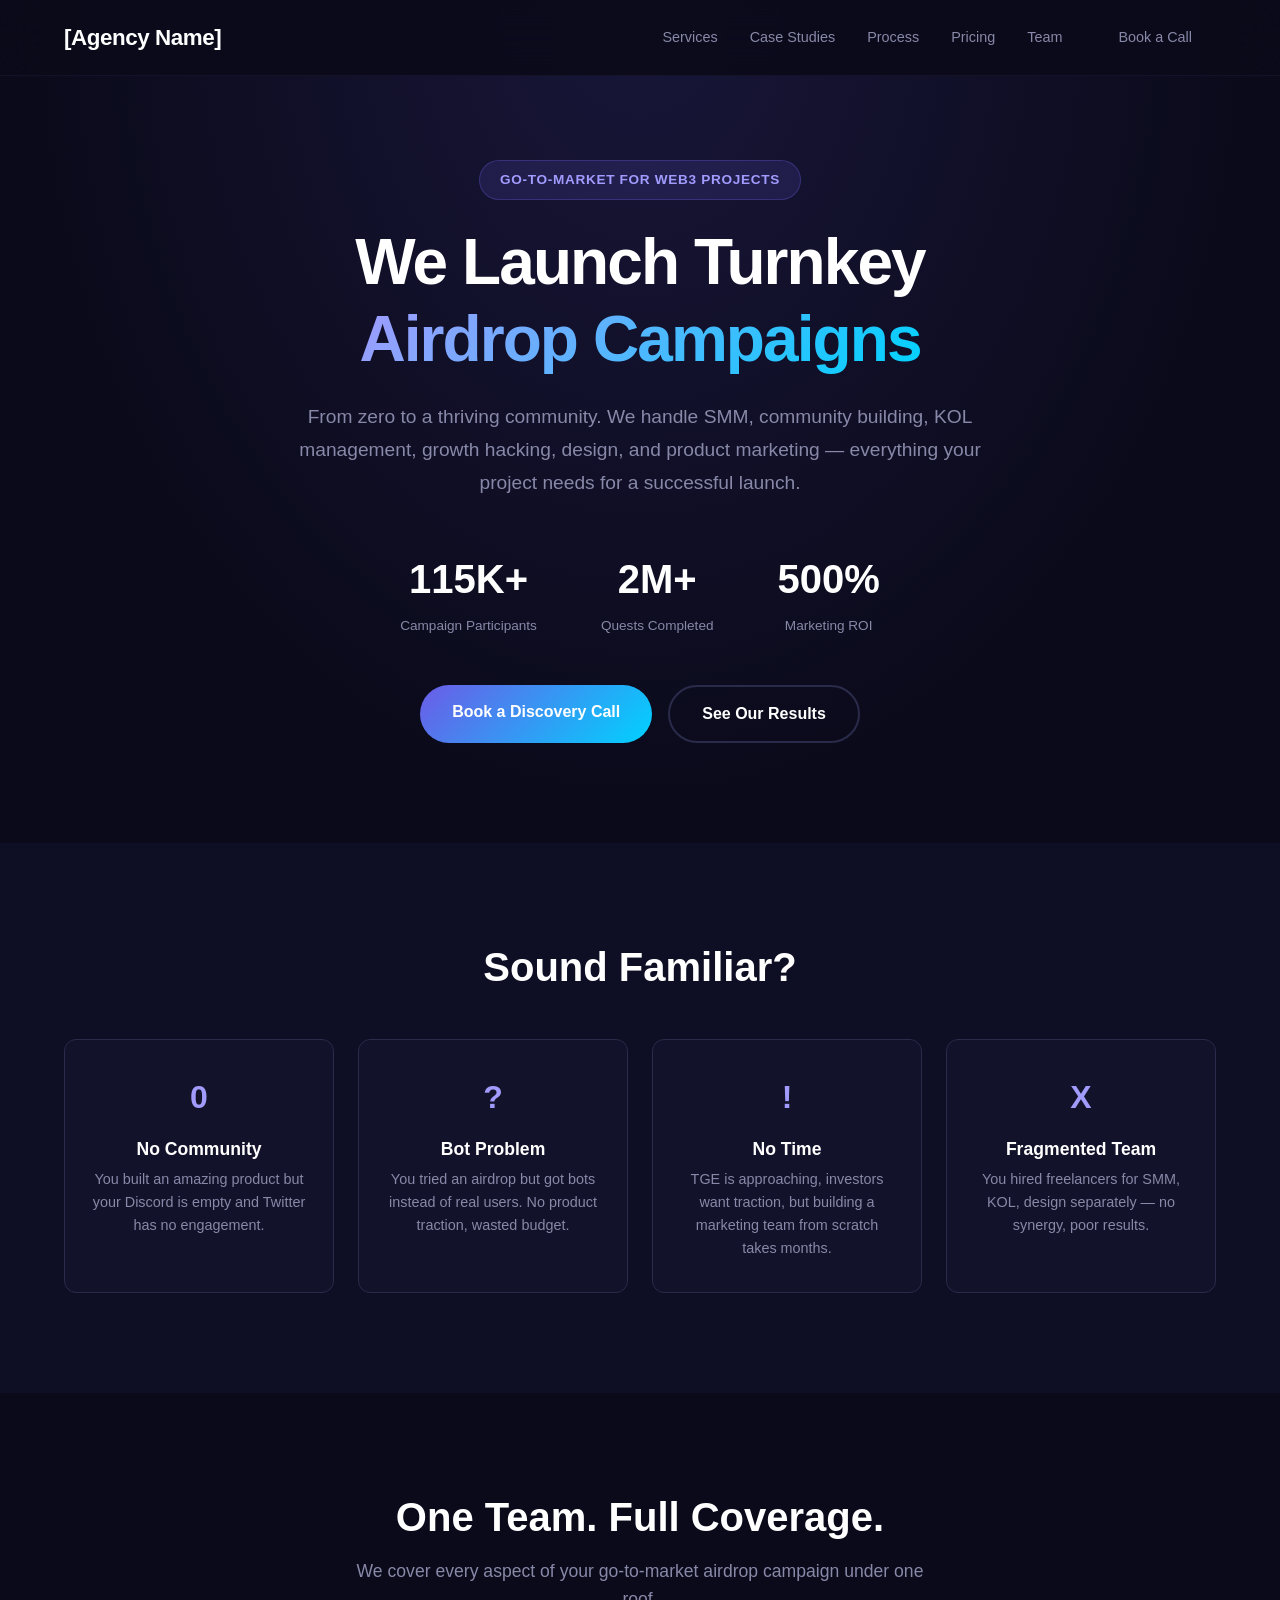
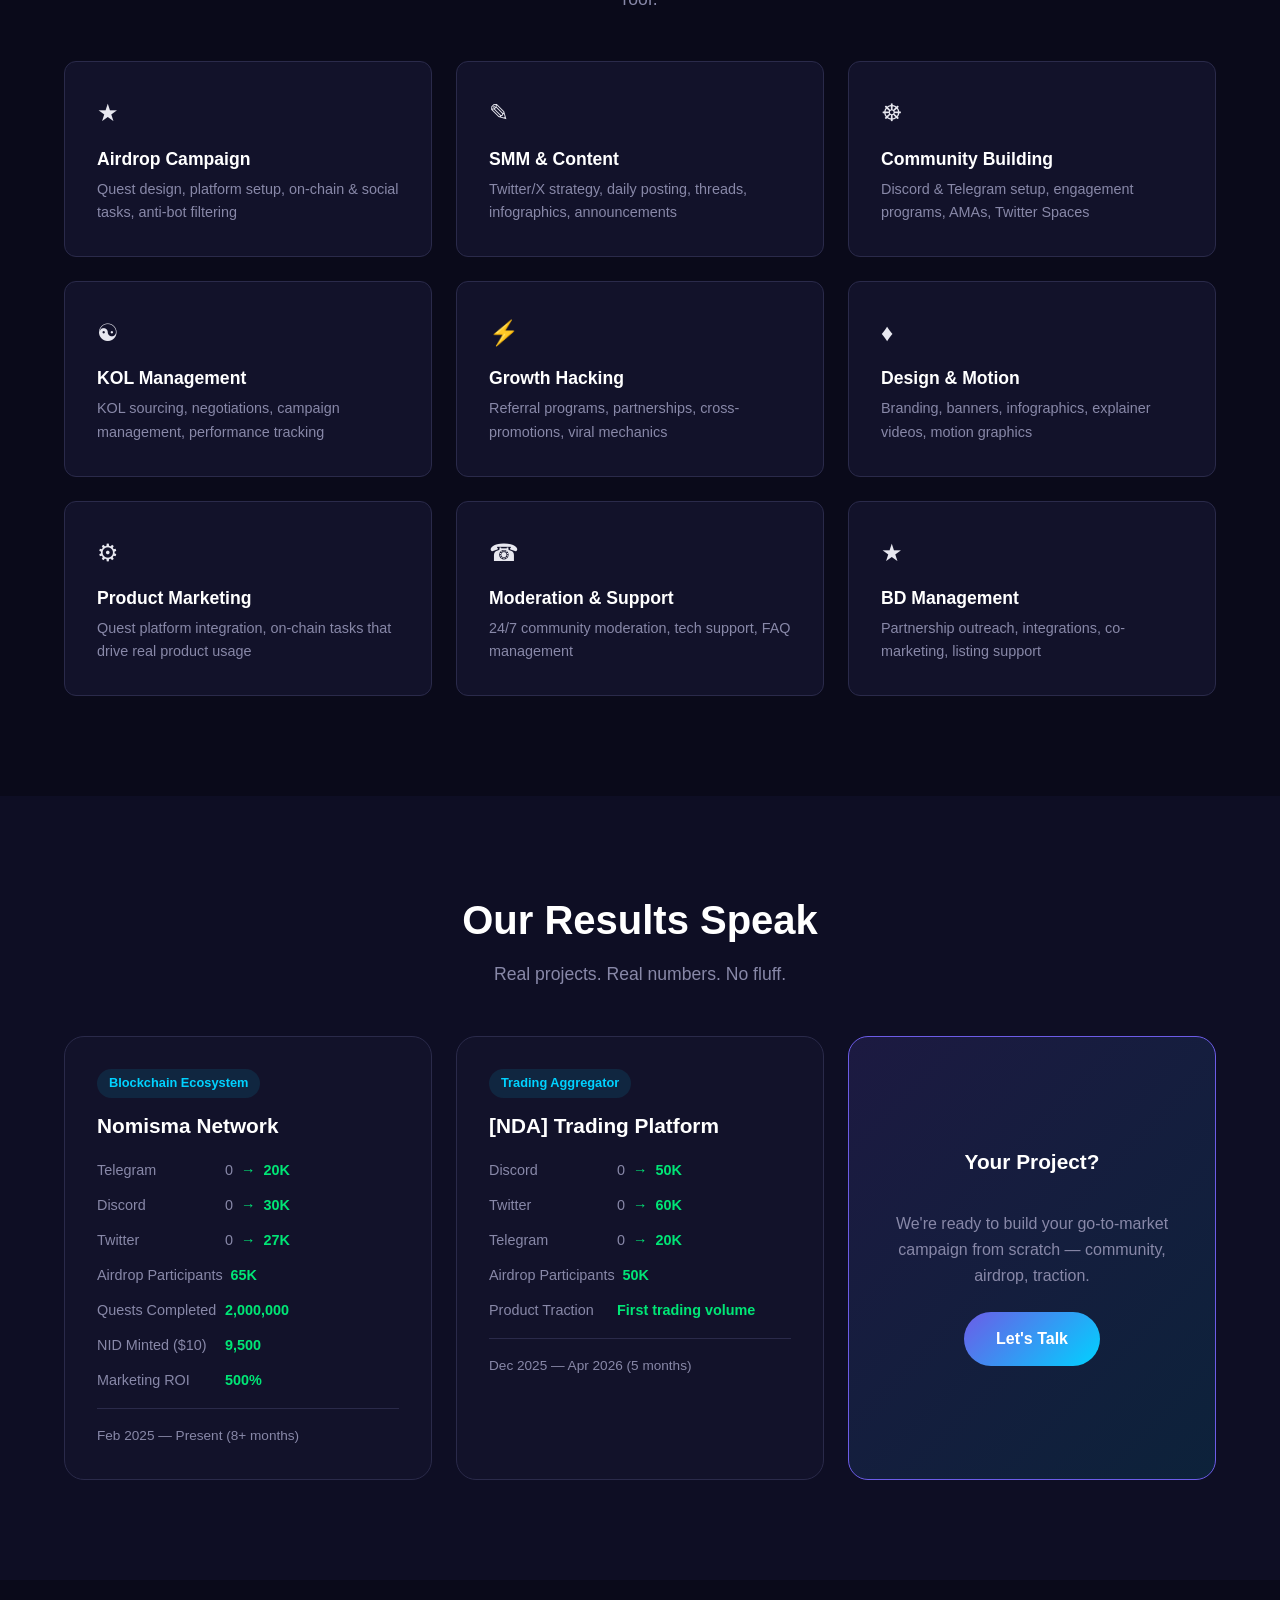
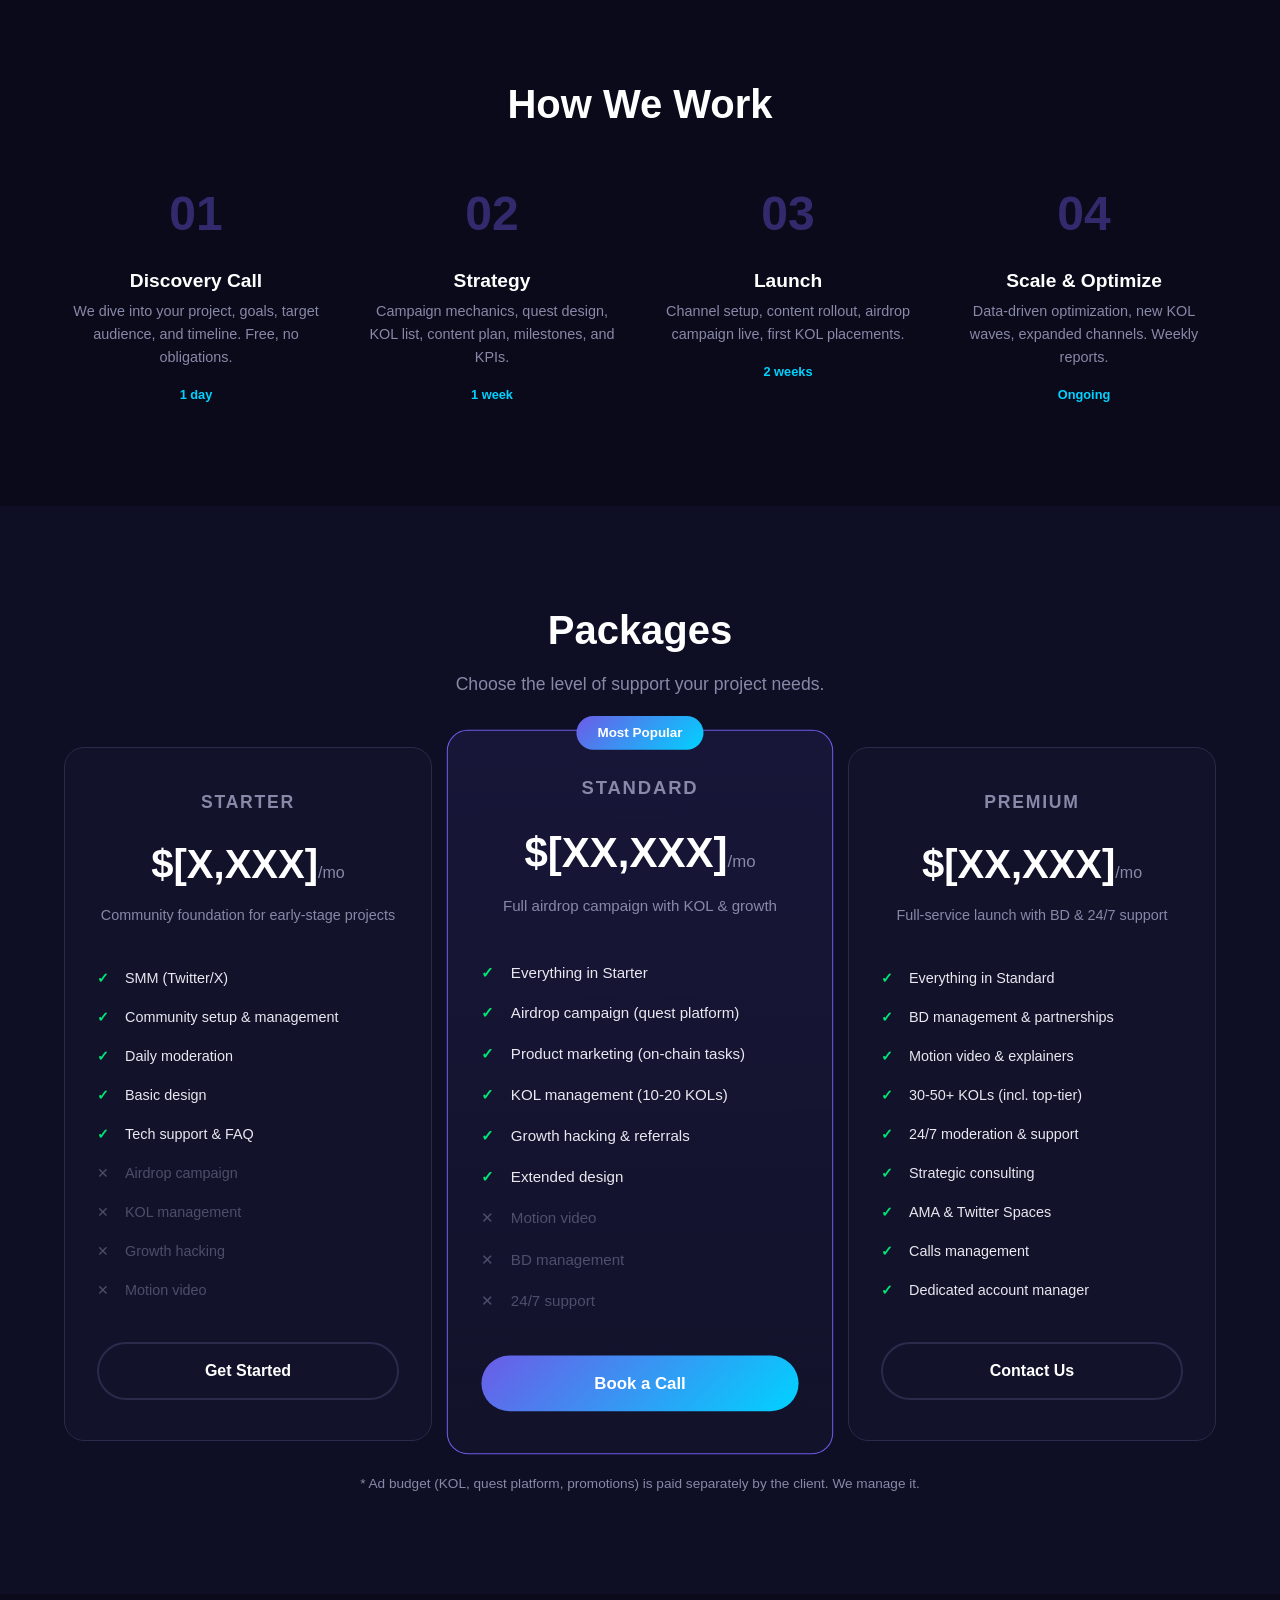
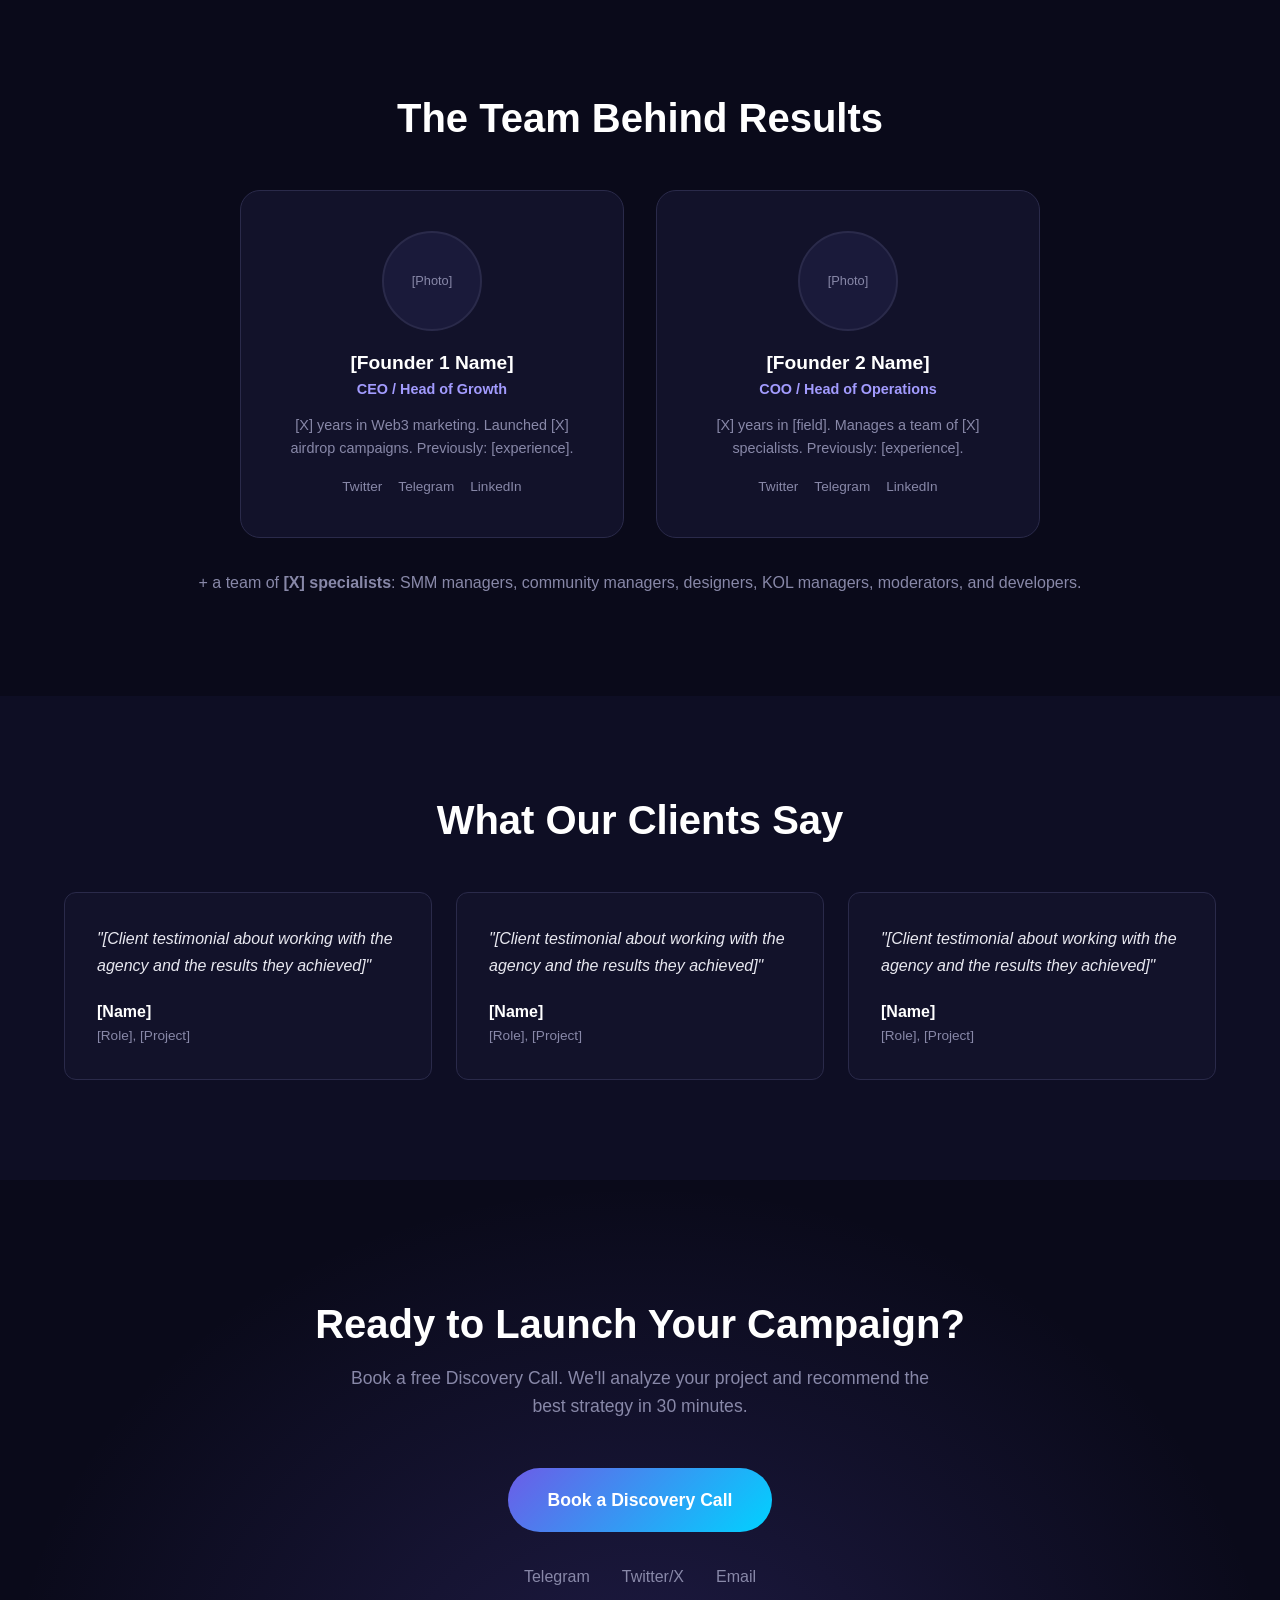
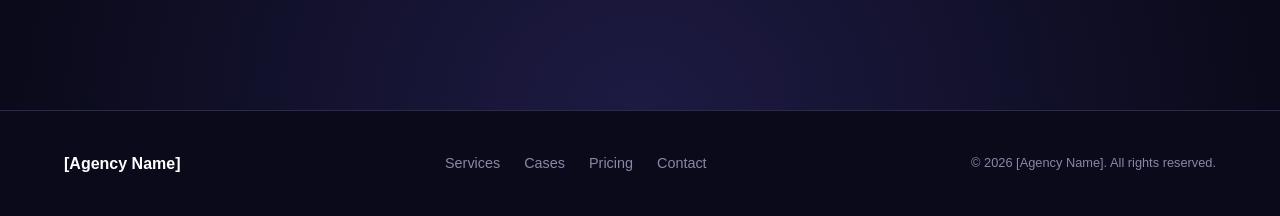
<file: website/index.html>
<!DOCTYPE html>
<html lang="en">
<head>
    <meta charset="UTF-8">
    <meta name="viewport" content="width=device-width, initial-scale=1.0">
    <title>Go-to-Market Airdrop Campaigns | Web3 Growth Agency</title>
    <link rel="stylesheet" href="styles.css">
</head>
<body>

    <!-- Navigation -->
    <nav class="nav">
        <div class="container nav-inner">
            <a href="#" class="logo">[Agency Name]</a>
            <div class="nav-links">
                <a href="#services">Services</a>
                <a href="#cases">Case Studies</a>
                <a href="#process">Process</a>
                <a href="#pricing">Pricing</a>
                <a href="#team">Team</a>
                <a href="#contact" class="btn btn-sm">Book a Call</a>
            </div>
            <button class="mobile-menu-btn" aria-label="Toggle menu">
                <span></span>
                <span></span>
                <span></span>
            </button>
        </div>
    </nav>

    <!-- Hero -->
    <section class="hero">
        <div class="container">
            <div class="hero-badge">Go-to-Market for Web3 Projects</div>
            <h1>We Launch Turnkey<br><span class="gradient-text">Airdrop Campaigns</span></h1>
            <p class="hero-sub">From zero to a thriving community. We handle SMM, community building, KOL management, growth hacking, design, and product marketing — everything your project needs for a successful launch.</p>
            <div class="hero-stats">
                <div class="stat">
                    <span class="stat-number">115K+</span>
                    <span class="stat-label">Campaign Participants</span>
                </div>
                <div class="stat">
                    <span class="stat-number">2M+</span>
                    <span class="stat-label">Quests Completed</span>
                </div>
                <div class="stat">
                    <span class="stat-number">500%</span>
                    <span class="stat-label">Marketing ROI</span>
                </div>
            </div>
            <div class="hero-cta">
                <a href="#contact" class="btn btn-primary">Book a Discovery Call</a>
                <a href="#cases" class="btn btn-outline">See Our Results</a>
            </div>
        </div>
    </section>

    <!-- Problem -->
    <section class="section section-dark" id="problem">
        <div class="container">
            <h2>Sound Familiar?</h2>
            <div class="problems-grid">
                <div class="problem-card">
                    <div class="problem-icon">0</div>
                    <h3>No Community</h3>
                    <p>You built an amazing product but your Discord is empty and Twitter has no engagement.</p>
                </div>
                <div class="problem-card">
                    <div class="problem-icon">?</div>
                    <h3>Bot Problem</h3>
                    <p>You tried an airdrop but got bots instead of real users. No product traction, wasted budget.</p>
                </div>
                <div class="problem-card">
                    <div class="problem-icon">!</div>
                    <h3>No Time</h3>
                    <p>TGE is approaching, investors want traction, but building a marketing team from scratch takes months.</p>
                </div>
                <div class="problem-card">
                    <div class="problem-icon">X</div>
                    <h3>Fragmented Team</h3>
                    <p>You hired freelancers for SMM, KOL, design separately — no synergy, poor results.</p>
                </div>
            </div>
        </div>
    </section>

    <!-- Services -->
    <section class="section" id="services">
        <div class="container">
            <h2>One Team. Full Coverage.</h2>
            <p class="section-sub">We cover every aspect of your go-to-market airdrop campaign under one roof.</p>
            <div class="services-grid">
                <div class="service-card">
                    <div class="service-icon">&#9733;</div>
                    <h3>Airdrop Campaign</h3>
                    <p>Quest design, platform setup, on-chain & social tasks, anti-bot filtering</p>
                </div>
                <div class="service-card">
                    <div class="service-icon">&#9998;</div>
                    <h3>SMM & Content</h3>
                    <p>Twitter/X strategy, daily posting, threads, infographics, announcements</p>
                </div>
                <div class="service-card">
                    <div class="service-icon">&#9784;</div>
                    <h3>Community Building</h3>
                    <p>Discord & Telegram setup, engagement programs, AMAs, Twitter Spaces</p>
                </div>
                <div class="service-card">
                    <div class="service-icon">&#9775;</div>
                    <h3>KOL Management</h3>
                    <p>KOL sourcing, negotiations, campaign management, performance tracking</p>
                </div>
                <div class="service-card">
                    <div class="service-icon">&#9889;</div>
                    <h3>Growth Hacking</h3>
                    <p>Referral programs, partnerships, cross-promotions, viral mechanics</p>
                </div>
                <div class="service-card">
                    <div class="service-icon">&#9830;</div>
                    <h3>Design & Motion</h3>
                    <p>Branding, banners, infographics, explainer videos, motion graphics</p>
                </div>
                <div class="service-card">
                    <div class="service-icon">&#9881;</div>
                    <h3>Product Marketing</h3>
                    <p>Quest platform integration, on-chain tasks that drive real product usage</p>
                </div>
                <div class="service-card">
                    <div class="service-icon">&#9742;</div>
                    <h3>Moderation & Support</h3>
                    <p>24/7 community moderation, tech support, FAQ management</p>
                </div>
                <div class="service-card">
                    <div class="service-icon">&#9733;</div>
                    <h3>BD Management</h3>
                    <p>Partnership outreach, integrations, co-marketing, listing support</p>
                </div>
            </div>
        </div>
    </section>

    <!-- Case Studies -->
    <section class="section section-dark" id="cases">
        <div class="container">
            <h2>Our Results Speak</h2>
            <p class="section-sub">Real projects. Real numbers. No fluff.</p>
            <div class="cases-grid">
                <div class="case-card">
                    <div class="case-tag">Blockchain Ecosystem</div>
                    <h3>Nomisma Network</h3>
                    <div class="case-metrics">
                        <div class="case-metric">
                            <span class="metric-label">Telegram</span>
                            <span class="metric-before">0</span>
                            <span class="metric-arrow">&rarr;</span>
                            <span class="metric-after">20K</span>
                        </div>
                        <div class="case-metric">
                            <span class="metric-label">Discord</span>
                            <span class="metric-before">0</span>
                            <span class="metric-arrow">&rarr;</span>
                            <span class="metric-after">30K</span>
                        </div>
                        <div class="case-metric">
                            <span class="metric-label">Twitter</span>
                            <span class="metric-before">0</span>
                            <span class="metric-arrow">&rarr;</span>
                            <span class="metric-after">27K</span>
                        </div>
                        <div class="case-metric">
                            <span class="metric-label">Airdrop Participants</span>
                            <span class="metric-after">65K</span>
                        </div>
                        <div class="case-metric">
                            <span class="metric-label">Quests Completed</span>
                            <span class="metric-after">2,000,000</span>
                        </div>
                        <div class="case-metric">
                            <span class="metric-label">NID Minted ($10)</span>
                            <span class="metric-after">9,500</span>
                        </div>
                        <div class="case-metric">
                            <span class="metric-label">Marketing ROI</span>
                            <span class="metric-after">500%</span>
                        </div>
                    </div>
                    <p class="case-timeline">Feb 2025 — Present (8+ months)</p>
                </div>
                <div class="case-card">
                    <div class="case-tag">Trading Aggregator</div>
                    <h3>[NDA] Trading Platform</h3>
                    <div class="case-metrics">
                        <div class="case-metric">
                            <span class="metric-label">Discord</span>
                            <span class="metric-before">0</span>
                            <span class="metric-arrow">&rarr;</span>
                            <span class="metric-after">50K</span>
                        </div>
                        <div class="case-metric">
                            <span class="metric-label">Twitter</span>
                            <span class="metric-before">0</span>
                            <span class="metric-arrow">&rarr;</span>
                            <span class="metric-after">60K</span>
                        </div>
                        <div class="case-metric">
                            <span class="metric-label">Telegram</span>
                            <span class="metric-before">0</span>
                            <span class="metric-arrow">&rarr;</span>
                            <span class="metric-after">20K</span>
                        </div>
                        <div class="case-metric">
                            <span class="metric-label">Airdrop Participants</span>
                            <span class="metric-after">50K</span>
                        </div>
                        <div class="case-metric">
                            <span class="metric-label">Product Traction</span>
                            <span class="metric-after">First trading volume</span>
                        </div>
                    </div>
                    <p class="case-timeline">Dec 2025 — Apr 2026 (5 months)</p>
                </div>
                <div class="case-card case-card-cta">
                    <h3>Your Project?</h3>
                    <p class="case-cta-text">We're ready to build your go-to-market campaign from scratch — community, airdrop, traction.</p>
                    <a href="#contact" class="btn btn-primary">Let's Talk</a>
                </div>
            </div>
        </div>
    </section>

    <!-- Process -->
    <section class="section" id="process">
        <div class="container">
            <h2>How We Work</h2>
            <div class="process-steps">
                <div class="process-step">
                    <div class="step-number">01</div>
                    <h3>Discovery Call</h3>
                    <p>We dive into your project, goals, target audience, and timeline. Free, no obligations.</p>
                    <span class="step-time">1 day</span>
                </div>
                <div class="process-step">
                    <div class="step-number">02</div>
                    <h3>Strategy</h3>
                    <p>Campaign mechanics, quest design, KOL list, content plan, milestones, and KPIs.</p>
                    <span class="step-time">1 week</span>
                </div>
                <div class="process-step">
                    <div class="step-number">03</div>
                    <h3>Launch</h3>
                    <p>Channel setup, content rollout, airdrop campaign live, first KOL placements.</p>
                    <span class="step-time">2 weeks</span>
                </div>
                <div class="process-step">
                    <div class="step-number">04</div>
                    <h3>Scale & Optimize</h3>
                    <p>Data-driven optimization, new KOL waves, expanded channels. Weekly reports.</p>
                    <span class="step-time">Ongoing</span>
                </div>
            </div>
        </div>
    </section>

    <!-- Pricing -->
    <section class="section section-dark" id="pricing">
        <div class="container">
            <h2>Packages</h2>
            <p class="section-sub">Choose the level of support your project needs.</p>
            <div class="pricing-grid">
                <div class="pricing-card">
                    <div class="pricing-tier">Starter</div>
                    <div class="pricing-price">$[X,XXX]<span>/mo</span></div>
                    <p class="pricing-desc">Community foundation for early-stage projects</p>
                    <ul class="pricing-features">
                        <li class="included">SMM (Twitter/X)</li>
                        <li class="included">Community setup & management</li>
                        <li class="included">Daily moderation</li>
                        <li class="included">Basic design</li>
                        <li class="included">Tech support & FAQ</li>
                        <li class="not-included">Airdrop campaign</li>
                        <li class="not-included">KOL management</li>
                        <li class="not-included">Growth hacking</li>
                        <li class="not-included">Motion video</li>
                    </ul>
                    <a href="#contact" class="btn btn-outline btn-full">Get Started</a>
                </div>
                <div class="pricing-card featured">
                    <div class="pricing-badge">Most Popular</div>
                    <div class="pricing-tier">Standard</div>
                    <div class="pricing-price">$[XX,XXX]<span>/mo</span></div>
                    <p class="pricing-desc">Full airdrop campaign with KOL & growth</p>
                    <ul class="pricing-features">
                        <li class="included">Everything in Starter</li>
                        <li class="included">Airdrop campaign (quest platform)</li>
                        <li class="included">Product marketing (on-chain tasks)</li>
                        <li class="included">KOL management (10-20 KOLs)</li>
                        <li class="included">Growth hacking & referrals</li>
                        <li class="included">Extended design</li>
                        <li class="not-included">Motion video</li>
                        <li class="not-included">BD management</li>
                        <li class="not-included">24/7 support</li>
                    </ul>
                    <a href="#contact" class="btn btn-primary btn-full">Book a Call</a>
                </div>
                <div class="pricing-card">
                    <div class="pricing-tier">Premium</div>
                    <div class="pricing-price">$[XX,XXX]<span>/mo</span></div>
                    <p class="pricing-desc">Full-service launch with BD & 24/7 support</p>
                    <ul class="pricing-features">
                        <li class="included">Everything in Standard</li>
                        <li class="included">BD management & partnerships</li>
                        <li class="included">Motion video & explainers</li>
                        <li class="included">30-50+ KOLs (incl. top-tier)</li>
                        <li class="included">24/7 moderation & support</li>
                        <li class="included">Strategic consulting</li>
                        <li class="included">AMA & Twitter Spaces</li>
                        <li class="included">Calls management</li>
                        <li class="included">Dedicated account manager</li>
                    </ul>
                    <a href="#contact" class="btn btn-outline btn-full">Contact Us</a>
                </div>
            </div>
            <p class="pricing-note">* Ad budget (KOL, quest platform, promotions) is paid separately by the client. We manage it.</p>
        </div>
    </section>

    <!-- Team -->
    <section class="section" id="team">
        <div class="container">
            <h2>The Team Behind Results</h2>
            <div class="team-grid">
                <div class="team-card">
                    <div class="team-avatar">[Photo]</div>
                    <h3>[Founder 1 Name]</h3>
                    <p class="team-role">CEO / Head of Growth</p>
                    <p class="team-bio">[X] years in Web3 marketing. Launched [X] airdrop campaigns. Previously: [experience].</p>
                    <div class="team-socials">
                        <a href="#">Twitter</a>
                        <a href="#">Telegram</a>
                        <a href="#">LinkedIn</a>
                    </div>
                </div>
                <div class="team-card">
                    <div class="team-avatar">[Photo]</div>
                    <h3>[Founder 2 Name]</h3>
                    <p class="team-role">COO / Head of Operations</p>
                    <p class="team-bio">[X] years in [field]. Manages a team of [X] specialists. Previously: [experience].</p>
                    <div class="team-socials">
                        <a href="#">Twitter</a>
                        <a href="#">Telegram</a>
                        <a href="#">LinkedIn</a>
                    </div>
                </div>
            </div>
            <div class="team-total">
                <p>+ a team of <strong>[X] specialists</strong>: SMM managers, community managers, designers, KOL managers, moderators, and developers.</p>
            </div>
        </div>
    </section>

    <!-- Testimonials -->
    <section class="section section-dark" id="testimonials">
        <div class="container">
            <h2>What Our Clients Say</h2>
            <div class="testimonials-grid">
                <div class="testimonial-card">
                    <p class="testimonial-text">"[Client testimonial about working with the agency and the results they achieved]"</p>
                    <div class="testimonial-author">
                        <span class="author-name">[Name]</span>
                        <span class="author-role">[Role], [Project]</span>
                    </div>
                </div>
                <div class="testimonial-card">
                    <p class="testimonial-text">"[Client testimonial about working with the agency and the results they achieved]"</p>
                    <div class="testimonial-author">
                        <span class="author-name">[Name]</span>
                        <span class="author-role">[Role], [Project]</span>
                    </div>
                </div>
                <div class="testimonial-card">
                    <p class="testimonial-text">"[Client testimonial about working with the agency and the results they achieved]"</p>
                    <div class="testimonial-author">
                        <span class="author-name">[Name]</span>
                        <span class="author-role">[Role], [Project]</span>
                    </div>
                </div>
            </div>
        </div>
    </section>

    <!-- CTA -->
    <section class="section cta-section" id="contact">
        <div class="container">
            <h2>Ready to Launch Your Campaign?</h2>
            <p class="section-sub">Book a free Discovery Call. We'll analyze your project and recommend the best strategy in 30 minutes.</p>
            <div class="cta-buttons">
                <a href="[CALENDLY_LINK]" class="btn btn-primary btn-lg" target="_blank">Book a Discovery Call</a>
            </div>
            <div class="cta-contacts">
                <a href="https://t.me/[USERNAME]" target="_blank">Telegram</a>
                <a href="https://twitter.com/[HANDLE]" target="_blank">Twitter/X</a>
                <a href="mailto:[EMAIL]">Email</a>
            </div>
        </div>
    </section>

    <!-- Footer -->
    <footer class="footer">
        <div class="container footer-inner">
            <div class="footer-logo">[Agency Name]</div>
            <div class="footer-links">
                <a href="#services">Services</a>
                <a href="#cases">Cases</a>
                <a href="#pricing">Pricing</a>
                <a href="#contact">Contact</a>
            </div>
            <div class="footer-copy">&copy; 2026 [Agency Name]. All rights reserved.</div>
        </div>
    </footer>

    <script src="script.js"></script>
</body>
</html>
</file>
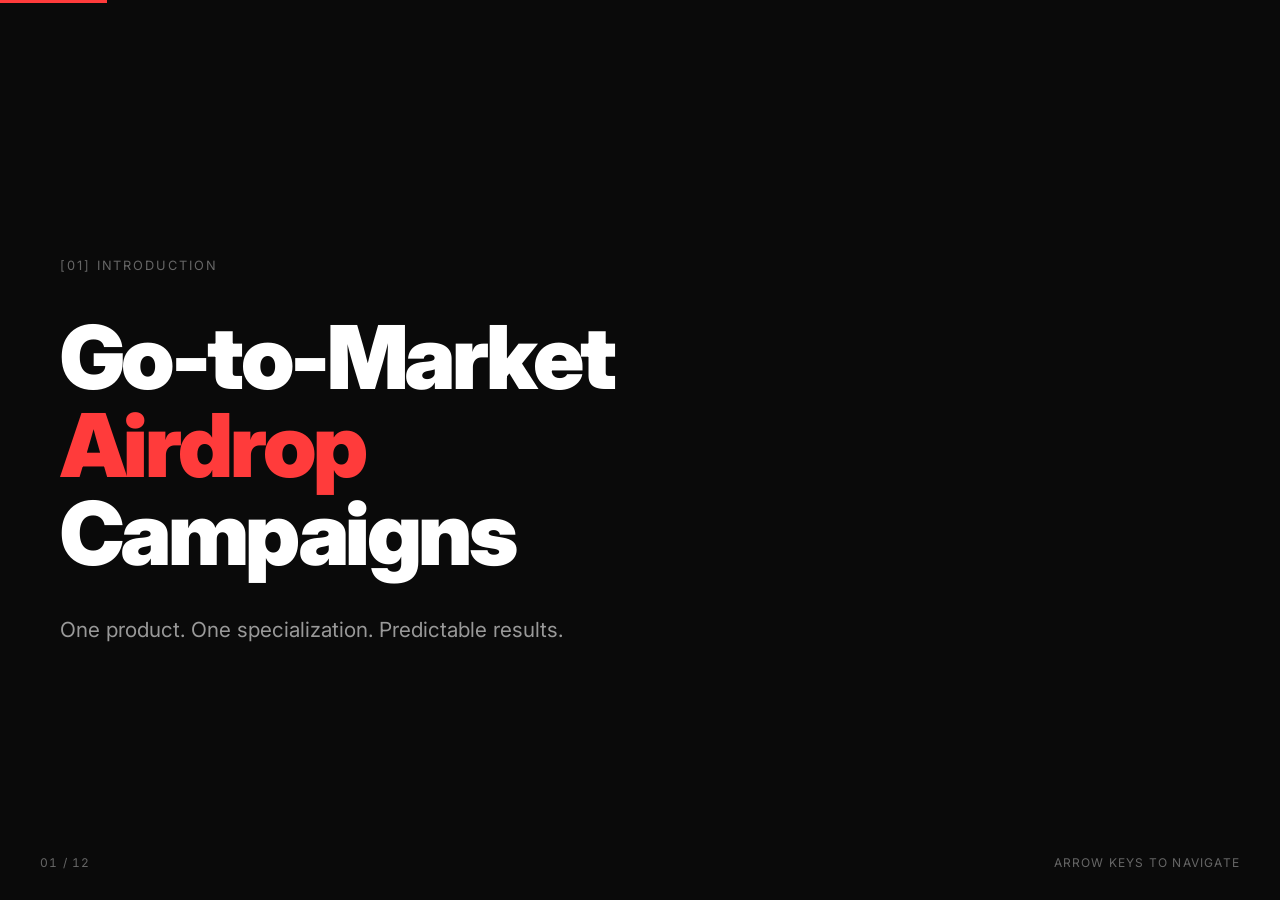
<file: website/pitch-deck.html>
<!DOCTYPE html>
<html lang="en">
<head>
    <meta charset="UTF-8">
    <meta name="viewport" content="width=device-width, initial-scale=1.0">
    <title>Go-to-Market Airdrop Campaigns</title>
    <style>
        @import url('https://fonts.googleapis.com/css2?family=Inter:wght@400;500;600;700;800;900&display=swap');

        *, *::before, *::after {
            margin: 0;
            padding: 0;
            box-sizing: border-box;
        }

        :root {
            --black: #0A0A0A;
            --dark: #111111;
            --card: #161616;
            --card-hover: #1C1C1C;
            --border: #2A2A2A;
            --white: #FFFFFF;
            --gray: #666666;
            --light-gray: #999999;
            --accent: #FF3B3B;
            --green: #00E676;
        }

        html, body {
            font-family: 'Inter', -apple-system, sans-serif;
            background: var(--black);
            color: var(--white);
            overflow: hidden;
            height: 100%;
            width: 100%;
        }

        /* Slide system */
        .slide {
            display: none;
            width: 100vw;
            height: 100vh;
            padding: 60px;
            position: relative;
            overflow: hidden;
        }

        .slide.active {
            display: flex;
        }

        /* Navigation hint */
        .nav-hint {
            position: fixed;
            bottom: 30px;
            right: 40px;
            font-size: 0.75rem;
            color: var(--gray);
            letter-spacing: 0.1em;
            text-transform: uppercase;
            z-index: 100;
        }

        .slide-counter {
            position: fixed;
            bottom: 30px;
            left: 40px;
            font-size: 0.75rem;
            color: var(--gray);
            letter-spacing: 0.1em;
            font-variant-numeric: tabular-nums;
            z-index: 100;
        }

        /* Progress bar */
        .progress {
            position: fixed;
            top: 0;
            left: 0;
            height: 3px;
            background: var(--accent);
            transition: width 0.3s ease;
            z-index: 100;
        }

        /* ============================================
           SLIDE 1: Title
           ============================================ */
        .slide-title {
            flex-direction: column;
            justify-content: center;
            align-items: flex-start;
        }

        .slide-title .tag {
            font-size: 0.8rem;
            color: var(--gray);
            letter-spacing: 0.15em;
            text-transform: uppercase;
            margin-bottom: 40px;
        }

        .slide-title h1 {
            font-size: 5.5rem;
            font-weight: 900;
            line-height: 1.0;
            letter-spacing: -0.04em;
            max-width: 900px;
        }

        .slide-title h1 span {
            color: var(--accent);
        }

        .slide-title .subtitle {
            font-size: 1.3rem;
            color: var(--light-gray);
            margin-top: 40px;
            font-weight: 400;
        }

        /* ============================================
           SLIDE 2: Problem — grid layout
           ============================================ */
        .slide-problem {
            flex-direction: column;
        }

        .slide-problem .section-label {
            font-size: 0.75rem;
            color: var(--gray);
            letter-spacing: 0.15em;
            text-transform: uppercase;
            margin-bottom: 40px;
        }

        .problem-grid {
            display: grid;
            grid-template-columns: 1fr 1fr;
            gap: 2px;
            flex: 1;
        }

        .problem-cell {
            background: var(--card);
            padding: 40px;
            display: flex;
            flex-direction: column;
            justify-content: space-between;
            border: 1px solid var(--border);
        }

        .problem-cell .num {
            font-size: 0.8rem;
            color: var(--gray);
            font-weight: 600;
            margin-bottom: 20px;
        }

        .problem-cell h3 {
            font-size: 1.8rem;
            font-weight: 800;
            line-height: 1.2;
            letter-spacing: -0.02em;
        }

        .problem-cell p {
            font-size: 0.9rem;
            color: var(--light-gray);
            margin-top: 12px;
            line-height: 1.5;
        }

        /* ============================================
           SLIDE 3: Insight — big text
           ============================================ */
        .slide-insight {
            flex-direction: column;
            justify-content: center;
            align-items: flex-start;
        }

        .slide-insight .section-label {
            font-size: 0.75rem;
            color: var(--gray);
            letter-spacing: 0.15em;
            text-transform: uppercase;
            margin-bottom: 40px;
        }

        .slide-insight h2 {
            font-size: 3.8rem;
            font-weight: 900;
            line-height: 1.1;
            letter-spacing: -0.03em;
            max-width: 1000px;
        }

        .slide-insight h2 span {
            color: var(--accent);
        }

        .slide-insight .subtext {
            margin-top: 50px;
            display: grid;
            grid-template-columns: repeat(4, 1fr);
            gap: 30px;
            width: 100%;
            max-width: 1000px;
        }

        .insight-item {
            border-top: 2px solid var(--border);
            padding-top: 16px;
        }

        .insight-item p {
            font-size: 1rem;
            font-weight: 500;
            color: var(--light-gray);
            line-height: 1.4;
        }

        /* ============================================
           SLIDE 4: What we do — centered
           ============================================ */
        .slide-product {
            flex-direction: column;
            justify-content: center;
            align-items: center;
            text-align: center;
        }

        .slide-product .section-label {
            font-size: 0.75rem;
            color: var(--gray);
            letter-spacing: 0.15em;
            text-transform: uppercase;
            margin-bottom: 30px;
        }

        .slide-product h2 {
            font-size: 3.5rem;
            font-weight: 900;
            line-height: 1.1;
            letter-spacing: -0.03em;
            max-width: 800px;
        }

        .slide-product .flow {
            display: flex;
            align-items: center;
            gap: 20px;
            margin-top: 60px;
        }

        .flow-step {
            background: var(--card);
            border: 1px solid var(--border);
            padding: 24px 36px;
            font-size: 1.1rem;
            font-weight: 700;
        }

        .flow-arrow {
            font-size: 1.5rem;
            color: var(--gray);
        }

        .slide-product .note {
            margin-top: 40px;
            font-size: 1rem;
            color: var(--gray);
            max-width: 700px;
        }

        /* ============================================
           SLIDE 5 & 6: Case studies
           ============================================ */
        .slide-case {
            flex-direction: row;
            gap: 60px;
        }

        .case-left {
            flex: 1;
            display: flex;
            flex-direction: column;
            justify-content: center;
        }

        .case-left .section-label {
            font-size: 0.75rem;
            color: var(--gray);
            letter-spacing: 0.15em;
            text-transform: uppercase;
            margin-bottom: 20px;
        }

        .case-left h2 {
            font-size: 3.2rem;
            font-weight: 900;
            line-height: 1.1;
            letter-spacing: -0.03em;
        }

        .case-left .case-sub {
            font-size: 1.1rem;
            color: var(--light-gray);
            margin-top: 12px;
        }

        .case-left .case-start {
            font-size: 0.9rem;
            color: var(--gray);
            margin-top: 24px;
            padding-top: 24px;
            border-top: 1px solid var(--border);
        }

        .case-left .case-period {
            font-size: 0.8rem;
            color: var(--gray);
            margin-top: 16px;
            letter-spacing: 0.05em;
        }

        .case-right {
            flex: 1;
            display: grid;
            grid-template-columns: 1fr 1fr;
            gap: 2px;
            align-content: center;
        }

        .metric-card {
            background: var(--card);
            border: 1px solid var(--border);
            padding: 28px;
        }

        .metric-card .metric-label {
            font-size: 0.7rem;
            color: var(--gray);
            letter-spacing: 0.1em;
            text-transform: uppercase;
            margin-bottom: 8px;
        }

        .metric-card .metric-value {
            font-size: 2.2rem;
            font-weight: 900;
            letter-spacing: -0.02em;
        }

        .metric-card.highlight {
            background: var(--accent);
        }

        .metric-card.highlight .metric-label {
            color: rgba(255,255,255,0.7);
        }

        .metric-card.wide {
            grid-column: 1 / -1;
        }

        /* ============================================
           SLIDE 7: Pattern
           ============================================ */
        .slide-pattern {
            flex-direction: column;
        }

        .slide-pattern .section-label {
            font-size: 0.75rem;
            color: var(--gray);
            letter-spacing: 0.15em;
            text-transform: uppercase;
            margin-bottom: 40px;
        }

        .pattern-top {
            display: grid;
            grid-template-columns: 1fr 1fr;
            gap: 2px;
            margin-bottom: 40px;
        }

        .pattern-project {
            background: var(--card);
            border: 1px solid var(--border);
            padding: 36px;
        }

        .pattern-project h3 {
            font-size: 1.4rem;
            font-weight: 800;
            margin-bottom: 20px;
        }

        .pattern-stat {
            display: flex;
            justify-content: space-between;
            padding: 10px 0;
            border-bottom: 1px solid var(--border);
            font-size: 0.9rem;
        }

        .pattern-stat .label {
            color: var(--gray);
        }

        .pattern-stat .value {
            font-weight: 700;
        }

        .pattern-bottom {
            background: var(--card);
            border: 1px solid var(--accent);
            padding: 36px;
            text-align: center;
        }

        .pattern-bottom p {
            font-size: 1.5rem;
            font-weight: 800;
            line-height: 1.4;
            letter-spacing: -0.01em;
        }

        .pattern-bottom p span {
            color: var(--accent);
        }

        /* ============================================
           SLIDE 8: Process
           ============================================ */
        .slide-process {
            flex-direction: column;
        }

        .slide-process .section-label {
            font-size: 0.75rem;
            color: var(--gray);
            letter-spacing: 0.15em;
            text-transform: uppercase;
            margin-bottom: 40px;
        }

        .process-grid {
            display: grid;
            grid-template-columns: repeat(3, 1fr);
            gap: 2px;
            flex: 1;
        }

        .process-cell {
            background: var(--card);
            border: 1px solid var(--border);
            padding: 40px;
            display: flex;
            flex-direction: column;
        }

        .process-cell .num {
            font-size: 4rem;
            font-weight: 900;
            color: var(--border);
            margin-bottom: 20px;
        }

        .process-cell h3 {
            font-size: 1.6rem;
            font-weight: 800;
            margin-bottom: 12px;
        }

        .process-cell .time {
            font-size: 0.8rem;
            color: var(--accent);
            font-weight: 600;
            letter-spacing: 0.1em;
            text-transform: uppercase;
            margin-bottom: 20px;
        }

        .process-cell p {
            font-size: 0.95rem;
            color: var(--light-gray);
            line-height: 1.6;
            margin-top: auto;
        }

        /* ============================================
           SLIDE 9: Results
           ============================================ */
        .slide-results {
            flex-direction: column;
        }

        .slide-results .section-label {
            font-size: 0.75rem;
            color: var(--gray);
            letter-spacing: 0.15em;
            text-transform: uppercase;
            margin-bottom: 40px;
        }

        .results-grid {
            display: grid;
            grid-template-columns: repeat(3, 1fr);
            grid-template-rows: 1fr 1fr;
            gap: 2px;
            flex: 1;
        }

        .result-cell {
            background: var(--card);
            border: 1px solid var(--border);
            padding: 36px;
            display: flex;
            flex-direction: column;
            justify-content: center;
        }

        .result-cell .result-number {
            font-size: 3rem;
            font-weight: 900;
            letter-spacing: -0.03em;
            margin-bottom: 8px;
        }

        .result-cell .result-label {
            font-size: 0.9rem;
            color: var(--light-gray);
            line-height: 1.4;
        }

        .result-cell.accent {
            background: var(--accent);
        }

        .result-cell.accent .result-label {
            color: rgba(255,255,255,0.8);
        }

        /* ============================================
           SLIDE 10: Pricing
           ============================================ */
        .slide-pricing {
            flex-direction: row;
            gap: 2px;
        }

        .pricing-block {
            flex: 1;
            background: var(--card);
            border: 1px solid var(--border);
            padding: 50px;
            display: flex;
            flex-direction: column;
            justify-content: center;
        }

        .pricing-block .num {
            font-size: 0.75rem;
            color: var(--gray);
            letter-spacing: 0.15em;
            text-transform: uppercase;
            margin-bottom: 30px;
        }

        .pricing-block h3 {
            font-size: 1.4rem;
            font-weight: 700;
            color: var(--light-gray);
            margin-bottom: 16px;
        }

        .pricing-block .price {
            font-size: 3.5rem;
            font-weight: 900;
            letter-spacing: -0.03em;
        }

        .pricing-block .price span {
            font-size: 1.2rem;
            font-weight: 400;
            color: var(--gray);
        }

        .pricing-block .desc {
            font-size: 0.9rem;
            color: var(--gray);
            margin-top: 20px;
            line-height: 1.6;
        }

        .pricing-compare {
            flex: 1;
            background: var(--dark);
            border: 1px solid var(--border);
            padding: 50px;
            display: flex;
            flex-direction: column;
            justify-content: center;
        }

        .pricing-compare .num {
            font-size: 0.75rem;
            color: var(--gray);
            letter-spacing: 0.15em;
            text-transform: uppercase;
            margin-bottom: 30px;
        }

        .pricing-compare h3 {
            font-size: 1.6rem;
            font-weight: 800;
            margin-bottom: 16px;
        }

        .pricing-compare .compare-price {
            font-size: 2.5rem;
            font-weight: 900;
            color: var(--gray);
            text-decoration: line-through;
            margin-bottom: 16px;
        }

        .pricing-compare p {
            font-size: 1rem;
            color: var(--light-gray);
            line-height: 1.6;
        }

        /* ============================================
           SLIDE 11: How we work
           ============================================ */
        .slide-how {
            flex-direction: column;
        }

        .slide-how .section-label {
            font-size: 0.75rem;
            color: var(--gray);
            letter-spacing: 0.15em;
            text-transform: uppercase;
            margin-bottom: 40px;
        }

        .how-grid {
            display: grid;
            grid-template-columns: repeat(2, 1fr);
            gap: 2px;
            flex: 1;
        }

        .how-cell {
            background: var(--card);
            border: 1px solid var(--border);
            padding: 44px;
            display: flex;
            flex-direction: column;
            justify-content: center;
        }

        .how-cell h3 {
            font-size: 1.5rem;
            font-weight: 800;
            margin-bottom: 12px;
        }

        .how-cell p {
            font-size: 1rem;
            color: var(--light-gray);
            line-height: 1.5;
        }

        /* ============================================
           SLIDE 12: CTA
           ============================================ */
        .slide-cta {
            flex-direction: column;
            justify-content: center;
            align-items: flex-start;
        }

        .slide-cta .section-label {
            font-size: 0.75rem;
            color: var(--gray);
            letter-spacing: 0.15em;
            text-transform: uppercase;
            margin-bottom: 40px;
        }

        .slide-cta h2 {
            font-size: 4rem;
            font-weight: 900;
            line-height: 1.1;
            letter-spacing: -0.03em;
            max-width: 800px;
        }

        .slide-cta .cta-desc {
            font-size: 1.2rem;
            color: var(--light-gray);
            margin-top: 30px;
            max-width: 600px;
            line-height: 1.6;
        }

        .cta-contacts {
            margin-top: 50px;
            display: flex;
            gap: 30px;
        }

        .cta-contact {
            background: var(--card);
            border: 1px solid var(--border);
            padding: 20px 32px;
            font-size: 1rem;
            font-weight: 600;
            color: var(--white);
            text-decoration: none;
            transition: border-color 0.2s;
        }

        .cta-contact:hover {
            border-color: var(--accent);
        }
    </style>
</head>
<body>

<div class="progress" id="progress"></div>
<div class="slide-counter" id="counter"></div>
<div class="nav-hint">Arrow keys to navigate</div>

<!-- SLIDE 1: Title -->
<div class="slide slide-title active" data-slide="1">
    <div class="tag">[01] Introduction</div>
    <h1>Go-to-Market<br><span>Airdrop</span><br>Campaigns</h1>
    <p class="subtitle">One product. One specialization. Predictable results.</p>
</div>

<!-- SLIDE 2: Problem -->
<div class="slide slide-problem" data-slide="2">
    <div class="section-label">[02] The Problem</div>
    <div class="problem-grid">
        <div class="problem-cell">
            <div class="num">[01]</div>
            <div>
                <h3>No ROI</h3>
                <p>$50-100K+ spent on marketing with no clear return on investment</p>
            </div>
        </div>
        <div class="problem-cell">
            <div class="num">[02]</div>
            <div>
                <h3>Bots, Not Users</h3>
                <p>Airdrop attracted bots. Zero real product traction. Wasted budget.</p>
            </div>
        </div>
        <div class="problem-cell">
            <div class="num">[03]</div>
            <div>
                <h3>Fragmented Team</h3>
                <p>5-7 freelancers with no sync. SMM says one thing, KOL does another.</p>
            </div>
        </div>
        <div class="problem-cell">
            <div class="num">[04]</div>
            <div>
                <h3>Dead Community</h3>
                <p>Community dies 2 weeks after campaign ends. No retention, no engagement.</p>
            </div>
        </div>
    </div>
</div>

<!-- SLIDE 3: Insight -->
<div class="slide slide-insight" data-slide="3">
    <div class="section-label">[03] Insight</div>
    <h2>Airdrop is not marketing.<br>It's a <span>product launch.</span></h2>
    <div class="subtext">
        <div class="insight-item">
            <p>Real users who use the product</p>
        </div>
        <div class="insight-item">
            <p>Metrics for investors</p>
        </div>
        <div class="insight-item">
            <p>Community that stays</p>
        </div>
        <div class="insight-item">
            <p>Measurable ROI</p>
        </div>
    </div>
</div>

<!-- SLIDE 4: What we do -->
<div class="slide slide-product" data-slide="4">
    <div class="section-label">[04] What We Do</div>
    <h2>Turnkey go-to-market<br>airdrop campaigns</h2>
    <div class="flow">
        <div class="flow-step">Prep</div>
        <div class="flow-arrow">&rarr;</div>
        <div class="flow-step">Season 1</div>
        <div class="flow-arrow">&rarr;</div>
        <div class="flow-step">Season 2</div>
        <div class="flow-arrow">&rarr;</div>
        <div class="flow-step">...</div>
    </div>
    <p class="note">Strategy, quest mechanics, funnel, content, traffic, community, social media &mdash; everything under one roof.</p>
</div>

<!-- SLIDE 5: Case — Nomisma -->
<div class="slide slide-case" data-slide="5">
    <div class="case-left">
        <div class="section-label">[05] Case Study</div>
        <h2>Nomisma Network</h2>
        <p class="case-sub">Blockchain Ecosystem<br>Backed by Chromia</p>
        <p class="case-start"><strong>Start:</strong> Project not launched. Community = 0. Awareness = 0.</p>
        <p class="case-period">Feb 2025 &mdash; Present</p>
    </div>
    <div class="case-right">
        <div class="metric-card">
            <div class="metric-label">Telegram</div>
            <div class="metric-value">20K</div>
        </div>
        <div class="metric-card">
            <div class="metric-label">Discord</div>
            <div class="metric-value">30K</div>
        </div>
        <div class="metric-card">
            <div class="metric-label">Twitter</div>
            <div class="metric-value">27K</div>
        </div>
        <div class="metric-card">
            <div class="metric-label">Campaign Participants</div>
            <div class="metric-value">65K</div>
        </div>
        <div class="metric-card">
            <div class="metric-label">Quests Completed</div>
            <div class="metric-value">2M</div>
        </div>
        <div class="metric-card">
            <div class="metric-label">NID Minted ($10)</div>
            <div class="metric-value">9,500</div>
        </div>
        <div class="metric-card highlight wide">
            <div class="metric-label">Marketing ROI</div>
            <div class="metric-value">500%</div>
        </div>
    </div>
</div>

<!-- SLIDE 6: Case — NDA -->
<div class="slide slide-case" data-slide="6">
    <div class="case-left">
        <div class="section-label">[06] Case Study</div>
        <h2>[NDA] Trading Platform</h2>
        <p class="case-sub">Trading Aggregator</p>
        <p class="case-start"><strong>Start:</strong> MVP product, zero users, zero trading volume.</p>
        <p class="case-period">Dec 2025 &mdash; Apr 2026</p>
    </div>
    <div class="case-right">
        <div class="metric-card">
            <div class="metric-label">Discord</div>
            <div class="metric-value">50K</div>
        </div>
        <div class="metric-card">
            <div class="metric-label">Twitter</div>
            <div class="metric-value">60K</div>
        </div>
        <div class="metric-card">
            <div class="metric-label">Telegram</div>
            <div class="metric-value">20K</div>
        </div>
        <div class="metric-card">
            <div class="metric-label">Campaign Participants</div>
            <div class="metric-value">50K</div>
        </div>
        <div class="metric-card wide">
            <div class="metric-label">Product Traction</div>
            <div class="metric-value">First Trading Volume</div>
        </div>
        <div class="metric-card wide" style="background: var(--dark);">
            <div class="metric-label">Bonus</div>
            <div class="metric-value" style="font-size:1.2rem; font-weight:500;">Ambassador Program + Organic Twitter Publications</div>
        </div>
    </div>
</div>

<!-- SLIDE 7: Pattern -->
<div class="slide slide-pattern" data-slide="7">
    <div class="section-label">[07] Pattern</div>
    <div class="pattern-top">
        <div class="pattern-project">
            <h3>Nomisma Network</h3>
            <div class="pattern-stat"><span class="label">Start</span><span class="value">From zero</span></div>
            <div class="pattern-stat"><span class="label">Community</span><span class="value">0 &rarr; 77K</span></div>
            <div class="pattern-stat"><span class="label">Participants</span><span class="value">65K</span></div>
            <div class="pattern-stat"><span class="label">Product traction</span><span class="value">9,500 paid mints</span></div>
        </div>
        <div class="pattern-project">
            <h3>[NDA] Trading Aggregator</h3>
            <div class="pattern-stat"><span class="label">Start</span><span class="value">From zero</span></div>
            <div class="pattern-stat"><span class="label">Community</span><span class="value">0 &rarr; 130K</span></div>
            <div class="pattern-stat"><span class="label">Participants</span><span class="value">50K</span></div>
            <div class="pattern-stat"><span class="label">Product traction</span><span class="value">First volume</span></div>
        </div>
    </div>
    <div class="pattern-bottom">
        <p>Everyone does airdrop campaigns. For everyone it's one service out of ten.<br><span>We only do this. One product. One specialization.</span></p>
    </div>
</div>

<!-- SLIDE 8: Process -->
<div class="slide slide-process" data-slide="8">
    <div class="section-label">[08] Process</div>
    <div class="process-grid">
        <div class="process-cell">
            <div class="num">01</div>
            <h3>Preparation</h3>
            <div class="time">1-2 weeks</div>
            <p>Product & audience analysis. Campaign strategy. Quest mechanics. Channel setup. Funnel design.</p>
        </div>
        <div class="process-cell">
            <div class="num">02</div>
            <h3>Season</h3>
            <div class="time">2-4 months</div>
            <p>Campaign launch. Content, traffic, community, quests. Weekly reports. Data-driven optimization.</p>
        </div>
        <div class="process-cell">
            <div class="num">03</div>
            <h3>Next Season</h3>
            <div class="time">Ongoing</div>
            <p>Results analysis. Strategy adjustment. New wave. Scale what worked.</p>
        </div>
    </div>
</div>

<!-- SLIDE 9: Results -->
<div class="slide slide-results" data-slide="9">
    <div class="section-label">[09] What You Get</div>
    <div class="results-grid">
        <div class="result-cell accent">
            <div class="result-number">200%+</div>
            <div class="result-label">Predicted ROI<br>(Nomisma: 500%)</div>
        </div>
        <div class="result-cell">
            <div class="result-number">20-60K</div>
            <div class="result-label">Campaign participants</div>
        </div>
        <div class="result-cell">
            <div class="result-number">50K+</div>
            <div class="result-label">Community members across channels</div>
        </div>
        <div class="result-cell">
            <div class="result-number">&check;</div>
            <div class="result-label">Product traction &mdash; real users, transactions</div>
        </div>
        <div class="result-cell">
            <div class="result-number">&check;</div>
            <div class="result-label">Packed social media with regular content</div>
        </div>
        <div class="result-cell">
            <div class="result-number">&check;</div>
            <div class="result-label">Weekly reports &mdash; full transparency</div>
        </div>
    </div>
</div>

<!-- SLIDE 10: Pricing -->
<div class="slide slide-pricing" data-slide="10">
    <div class="pricing-block">
        <div class="num">[01] Preparation</div>
        <h3>Strategy, setup, funnel</h3>
        <div class="price">$5-7K <span>one-time</span></div>
        <p class="desc">Product analysis. Campaign mechanics. Channel setup. Quest design. Traffic funnel.</p>
    </div>
    <div class="pricing-block">
        <div class="num">[02] Season Management</div>
        <h3>Launch & run the campaign</h3>
        <div class="price">$3-4K <span>/month</span></div>
        <p class="desc">Content, traffic, community, quests, optimization. Weekly reports.</p>
    </div>
    <div class="pricing-compare">
        <div class="num">For Comparison</div>
        <h3>In-house team</h3>
        <div class="compare-price">$15-25K/mo</div>
        <p>SMM + Community Manager + KOL Manager + Designer + PM. Salaries only. No strategy. No guarantees.</p>
    </div>
</div>

<!-- SLIDE 11: How we work -->
<div class="slide slide-how" data-slide="11">
    <div class="section-label">[11] How We Work</div>
    <div class="how-grid">
        <div class="how-cell">
            <h3>Founders work personally</h3>
            <p>We don't hand off to juniors. You work directly with the people who ran Nomisma and Trading Aggregator.</p>
        </div>
        <div class="how-cell">
            <h3>Weekly reports</h3>
            <p>Full transparency on every metric. No surprises. You see exactly what's happening.</p>
        </div>
        <div class="how-cell">
            <h3>Pay per stage</h3>
            <p>Preparation is separate. Management is monthly. Don't like it &mdash; stop anytime.</p>
        </div>
        <div class="how-cell">
            <h3>Your result = our case study</h3>
            <p>A bad result hurts us just as much. Our case studies are our main asset.</p>
        </div>
    </div>
</div>

<!-- SLIDE 12: CTA -->
<div class="slide slide-cta" data-slide="12">
    <div class="section-label">[12] Next Step</div>
    <h2>Let's see if this<br>is right for you.</h2>
    <p class="cta-desc">30 minutes. We'll analyze your project and tell you honestly &mdash; whether an airdrop campaign makes sense and what results to expect.</p>
    <div class="cta-contacts">
        <a class="cta-contact" href="#">Telegram</a>
        <a class="cta-contact" href="#">Email</a>
        <a class="cta-contact" href="#">Twitter</a>
    </div>
</div>

<script>
    const slides = document.querySelectorAll('.slide');
    const progress = document.getElementById('progress');
    const counter = document.getElementById('counter');
    let current = 0;

    function showSlide(index) {
        slides[current].classList.remove('active');
        current = Math.max(0, Math.min(index, slides.length - 1));
        slides[current].classList.add('active');
        progress.style.width = ((current + 1) / slides.length * 100) + '%';
        counter.textContent = String(current + 1).padStart(2, '0') + ' / ' + String(slides.length).padStart(2, '0');
    }

    document.addEventListener('keydown', (e) => {
        if (e.key === 'ArrowRight' || e.key === 'ArrowDown' || e.key === ' ') {
            e.preventDefault();
            showSlide(current + 1);
        } else if (e.key === 'ArrowLeft' || e.key === 'ArrowUp') {
            e.preventDefault();
            showSlide(current - 1);
        }
    });

    // Touch support
    let touchStartX = 0;
    document.addEventListener('touchstart', (e) => { touchStartX = e.touches[0].clientX; });
    document.addEventListener('touchend', (e) => {
        const diff = touchStartX - e.changedTouches[0].clientX;
        if (Math.abs(diff) > 50) {
            diff > 0 ? showSlide(current + 1) : showSlide(current - 1);
        }
    });

    // Click to advance
    document.addEventListener('click', (e) => {
        if (e.target.tagName !== 'A') showSlide(current + 1);
    });

    showSlide(0);
</script>

</body>
</html>
</file>
<file: website/styles.css>
/* === Reset & Base === */
*, *::before, *::after {
    margin: 0;
    padding: 0;
    box-sizing: border-box;
}

:root {
    --primary: #6C5CE7;
    --primary-light: #A29BFE;
    --primary-dark: #5A4BD1;
    --accent: #00D2FF;
    --bg-dark: #0A0A1A;
    --bg-card: #12122A;
    --bg-card-hover: #1A1A3A;
    --bg-light: #0E0E24;
    --text: #E8E8F0;
    --text-muted: #8888A8;
    --text-bright: #FFFFFF;
    --border: #2A2A4A;
    --success: #00E676;
    --radius: 12px;
    --radius-lg: 20px;
}

html {
    scroll-behavior: smooth;
}

body {
    font-family: -apple-system, BlinkMacSystemFont, 'Segoe UI', Roboto, 'Helvetica Neue', Arial, sans-serif;
    background: var(--bg-dark);
    color: var(--text);
    line-height: 1.6;
    overflow-x: hidden;
}

.container {
    max-width: 1200px;
    margin: 0 auto;
    padding: 0 24px;
}

h1, h2, h3 {
    color: var(--text-bright);
    line-height: 1.2;
}

h2 {
    font-size: 2.5rem;
    text-align: center;
    margin-bottom: 16px;
}

a {
    color: var(--accent);
    text-decoration: none;
    transition: opacity 0.2s;
}

a:hover {
    opacity: 0.85;
}

/* === Buttons === */
.btn {
    display: inline-block;
    padding: 14px 32px;
    border-radius: 50px;
    font-size: 1rem;
    font-weight: 600;
    cursor: pointer;
    transition: all 0.3s;
    border: none;
    text-align: center;
}

.btn-sm {
    padding: 10px 24px;
    font-size: 0.9rem;
}

.btn-lg {
    padding: 18px 40px;
    font-size: 1.1rem;
}

.btn-primary {
    background: linear-gradient(135deg, var(--primary), var(--accent));
    color: var(--text-bright);
}

.btn-primary:hover {
    transform: translateY(-2px);
    box-shadow: 0 8px 30px rgba(108, 92, 231, 0.4);
    opacity: 1;
}

.btn-outline {
    background: transparent;
    color: var(--text-bright);
    border: 2px solid var(--border);
}

.btn-outline:hover {
    border-color: var(--primary-light);
    color: var(--primary-light);
    opacity: 1;
}

.btn-full {
    width: 100%;
}

/* === Navigation === */
.nav {
    position: fixed;
    top: 0;
    left: 0;
    right: 0;
    z-index: 100;
    background: rgba(10, 10, 26, 0.9);
    backdrop-filter: blur(20px);
    border-bottom: 1px solid var(--border);
    padding: 16px 0;
}

.nav-inner {
    display: flex;
    align-items: center;
    justify-content: space-between;
}

.logo {
    font-size: 1.4rem;
    font-weight: 800;
    color: var(--text-bright);
    letter-spacing: -0.02em;
}

.logo:hover {
    opacity: 1;
}

.nav-links {
    display: flex;
    align-items: center;
    gap: 32px;
}

.nav-links a {
    color: var(--text-muted);
    font-size: 0.9rem;
    font-weight: 500;
    transition: color 0.2s;
}

.nav-links a:hover {
    color: var(--text-bright);
    opacity: 1;
}

.mobile-menu-btn {
    display: none;
    flex-direction: column;
    gap: 5px;
    background: none;
    border: none;
    cursor: pointer;
    padding: 4px;
}

.mobile-menu-btn span {
    width: 24px;
    height: 2px;
    background: var(--text-bright);
    transition: all 0.3s;
}

/* === Hero === */
.hero {
    padding: 160px 0 100px;
    text-align: center;
    background: radial-gradient(ellipse at 50% 0%, rgba(108, 92, 231, 0.15) 0%, transparent 70%);
}

.hero-badge {
    display: inline-block;
    padding: 8px 20px;
    border-radius: 50px;
    background: rgba(108, 92, 231, 0.15);
    border: 1px solid rgba(108, 92, 231, 0.3);
    color: var(--primary-light);
    font-size: 0.85rem;
    font-weight: 600;
    letter-spacing: 0.05em;
    text-transform: uppercase;
    margin-bottom: 24px;
}

.hero h1 {
    font-size: 4rem;
    font-weight: 800;
    letter-spacing: -0.03em;
    margin-bottom: 24px;
}

.gradient-text {
    background: linear-gradient(135deg, var(--primary-light), var(--accent));
    -webkit-background-clip: text;
    -webkit-text-fill-color: transparent;
    background-clip: text;
}

.hero-sub {
    font-size: 1.2rem;
    color: var(--text-muted);
    max-width: 700px;
    margin: 0 auto 48px;
    line-height: 1.7;
}

.hero-stats {
    display: flex;
    justify-content: center;
    gap: 64px;
    margin-bottom: 48px;
}

.stat {
    display: flex;
    flex-direction: column;
    align-items: center;
}

.stat-number {
    font-size: 2.5rem;
    font-weight: 800;
    color: var(--text-bright);
}

.stat-label {
    font-size: 0.85rem;
    color: var(--text-muted);
    margin-top: 4px;
}

.hero-cta {
    display: flex;
    gap: 16px;
    justify-content: center;
}

/* === Sections === */
.section {
    padding: 100px 0;
}

.section-dark {
    background: var(--bg-light);
}

.section-sub {
    text-align: center;
    color: var(--text-muted);
    font-size: 1.1rem;
    max-width: 600px;
    margin: 0 auto 48px;
}

/* === Problems === */
.problems-grid {
    display: grid;
    grid-template-columns: repeat(4, 1fr);
    gap: 24px;
    margin-top: 48px;
}

.problem-card {
    background: var(--bg-card);
    border: 1px solid var(--border);
    border-radius: var(--radius);
    padding: 32px 24px;
    text-align: center;
    transition: all 0.3s;
}

.problem-card:hover {
    background: var(--bg-card-hover);
    transform: translateY(-4px);
}

.problem-icon {
    font-size: 2rem;
    font-weight: 800;
    color: var(--primary-light);
    margin-bottom: 16px;
}

.problem-card h3 {
    font-size: 1.1rem;
    margin-bottom: 8px;
}

.problem-card p {
    font-size: 0.9rem;
    color: var(--text-muted);
}

/* === Services === */
.services-grid {
    display: grid;
    grid-template-columns: repeat(3, 1fr);
    gap: 24px;
}

.service-card {
    background: var(--bg-card);
    border: 1px solid var(--border);
    border-radius: var(--radius);
    padding: 32px;
    transition: all 0.3s;
}

.service-card:hover {
    background: var(--bg-card-hover);
    border-color: var(--primary);
    transform: translateY(-4px);
}

.service-icon {
    font-size: 1.5rem;
    margin-bottom: 16px;
}

.service-card h3 {
    font-size: 1.1rem;
    margin-bottom: 8px;
}

.service-card p {
    font-size: 0.9rem;
    color: var(--text-muted);
}

/* === Cases === */
.cases-grid {
    display: grid;
    grid-template-columns: repeat(3, 1fr);
    gap: 24px;
}

.case-card {
    background: var(--bg-card);
    border: 1px solid var(--border);
    border-radius: var(--radius-lg);
    padding: 32px;
    transition: all 0.3s;
}

.case-card:hover {
    border-color: var(--primary);
    transform: translateY(-4px);
}

.case-tag {
    display: inline-block;
    padding: 4px 12px;
    border-radius: 50px;
    background: rgba(0, 210, 255, 0.1);
    color: var(--accent);
    font-size: 0.8rem;
    font-weight: 600;
    margin-bottom: 16px;
}

.case-card h3 {
    font-size: 1.3rem;
    margin-bottom: 20px;
}

.case-metrics {
    display: flex;
    flex-direction: column;
    gap: 12px;
    margin-bottom: 16px;
}

.case-metric {
    display: flex;
    align-items: center;
    gap: 8px;
    font-size: 0.9rem;
}

.metric-label {
    color: var(--text-muted);
    min-width: 120px;
}

.metric-before {
    color: var(--text-muted);
}

.metric-arrow {
    color: var(--success);
}

.metric-after {
    color: var(--success);
    font-weight: 700;
}

.case-timeline {
    font-size: 0.85rem;
    color: var(--text-muted);
    padding-top: 16px;
    border-top: 1px solid var(--border);
}

.case-card-cta {
    display: flex;
    flex-direction: column;
    align-items: center;
    justify-content: center;
    text-align: center;
    background: linear-gradient(135deg, rgba(108, 92, 231, 0.15), rgba(0, 210, 255, 0.1));
    border-color: var(--primary);
}

.case-cta-text {
    color: var(--text-muted);
    font-size: 1rem;
    margin: 16px 0 24px;
    line-height: 1.6;
}

/* === Process === */
.process-steps {
    display: grid;
    grid-template-columns: repeat(4, 1fr);
    gap: 32px;
    margin-top: 48px;
}

.process-step {
    text-align: center;
    position: relative;
}

.step-number {
    font-size: 3rem;
    font-weight: 800;
    color: var(--primary);
    opacity: 0.4;
    margin-bottom: 16px;
}

.process-step h3 {
    font-size: 1.2rem;
    margin-bottom: 8px;
}

.process-step p {
    font-size: 0.9rem;
    color: var(--text-muted);
    margin-bottom: 12px;
}

.step-time {
    font-size: 0.8rem;
    color: var(--accent);
    font-weight: 600;
}

/* === Pricing === */
.pricing-grid {
    display: grid;
    grid-template-columns: repeat(3, 1fr);
    gap: 24px;
    align-items: start;
}

.pricing-card {
    background: var(--bg-card);
    border: 1px solid var(--border);
    border-radius: var(--radius-lg);
    padding: 40px 32px;
    text-align: center;
    transition: all 0.3s;
    position: relative;
}

.pricing-card:hover {
    transform: translateY(-4px);
}

.pricing-card.featured {
    border-color: var(--primary);
    background: linear-gradient(180deg, rgba(108, 92, 231, 0.1) 0%, var(--bg-card) 100%);
    transform: scale(1.05);
}

.pricing-card.featured:hover {
    transform: scale(1.05) translateY(-4px);
}

.pricing-badge {
    position: absolute;
    top: -14px;
    left: 50%;
    transform: translateX(-50%);
    background: linear-gradient(135deg, var(--primary), var(--accent));
    color: var(--text-bright);
    padding: 6px 20px;
    border-radius: 50px;
    font-size: 0.8rem;
    font-weight: 700;
    white-space: nowrap;
}

.pricing-tier {
    font-size: 1.1rem;
    font-weight: 600;
    color: var(--text-muted);
    text-transform: uppercase;
    letter-spacing: 0.1em;
    margin-bottom: 16px;
}

.pricing-price {
    font-size: 2.5rem;
    font-weight: 800;
    color: var(--text-bright);
    margin-bottom: 8px;
}

.pricing-price span {
    font-size: 1rem;
    font-weight: 400;
    color: var(--text-muted);
}

.pricing-desc {
    font-size: 0.9rem;
    color: var(--text-muted);
    margin-bottom: 32px;
}

.pricing-features {
    list-style: none;
    text-align: left;
    margin-bottom: 32px;
}

.pricing-features li {
    padding: 8px 0;
    font-size: 0.9rem;
    padding-left: 28px;
    position: relative;
}

.pricing-features li.included::before {
    content: "\2713";
    position: absolute;
    left: 0;
    color: var(--success);
    font-weight: 700;
}

.pricing-features li.not-included {
    color: var(--text-muted);
    opacity: 0.5;
}

.pricing-features li.not-included::before {
    content: "\2715";
    position: absolute;
    left: 0;
}

.pricing-note {
    text-align: center;
    color: var(--text-muted);
    font-size: 0.85rem;
    margin-top: 32px;
}

/* === Team === */
.team-grid {
    display: grid;
    grid-template-columns: repeat(2, 1fr);
    gap: 32px;
    max-width: 800px;
    margin: 48px auto 0;
}

.team-card {
    background: var(--bg-card);
    border: 1px solid var(--border);
    border-radius: var(--radius-lg);
    padding: 40px;
    text-align: center;
}

.team-avatar {
    width: 100px;
    height: 100px;
    border-radius: 50%;
    background: var(--bg-card-hover);
    display: flex;
    align-items: center;
    justify-content: center;
    margin: 0 auto 20px;
    font-size: 0.8rem;
    color: var(--text-muted);
    border: 2px solid var(--border);
}

.team-card h3 {
    font-size: 1.2rem;
    margin-bottom: 4px;
}

.team-role {
    color: var(--primary-light);
    font-size: 0.9rem;
    font-weight: 600;
    margin-bottom: 12px;
}

.team-bio {
    font-size: 0.9rem;
    color: var(--text-muted);
    margin-bottom: 16px;
}

.team-socials {
    display: flex;
    gap: 16px;
    justify-content: center;
}

.team-socials a {
    font-size: 0.85rem;
    color: var(--text-muted);
}

.team-total {
    text-align: center;
    margin-top: 32px;
    color: var(--text-muted);
}

/* === Testimonials === */
.testimonials-grid {
    display: grid;
    grid-template-columns: repeat(3, 1fr);
    gap: 24px;
    margin-top: 48px;
}

.testimonial-card {
    background: var(--bg-card);
    border: 1px solid var(--border);
    border-radius: var(--radius);
    padding: 32px;
}

.testimonial-text {
    font-size: 1rem;
    color: var(--text);
    line-height: 1.7;
    margin-bottom: 20px;
    font-style: italic;
}

.testimonial-author {
    display: flex;
    flex-direction: column;
}

.author-name {
    font-weight: 700;
    color: var(--text-bright);
}

.author-role {
    font-size: 0.85rem;
    color: var(--text-muted);
}

/* === CTA === */
.cta-section {
    text-align: center;
    background: radial-gradient(ellipse at 50% 100%, rgba(108, 92, 231, 0.2) 0%, transparent 70%);
    padding: 120px 0;
}

.cta-buttons {
    margin: 32px 0;
}

.cta-contacts {
    display: flex;
    gap: 32px;
    justify-content: center;
    margin-top: 24px;
}

.cta-contacts a {
    color: var(--text-muted);
    font-weight: 500;
}

/* === Footer === */
.footer {
    border-top: 1px solid var(--border);
    padding: 40px 0;
}

.footer-inner {
    display: flex;
    align-items: center;
    justify-content: space-between;
}

.footer-logo {
    font-weight: 800;
    color: var(--text-bright);
}

.footer-links {
    display: flex;
    gap: 24px;
}

.footer-links a {
    color: var(--text-muted);
    font-size: 0.9rem;
}

.footer-copy {
    color: var(--text-muted);
    font-size: 0.8rem;
}

/* === Responsive === */
@media (max-width: 1024px) {
    .hero h1 {
        font-size: 3rem;
    }

    .problems-grid,
    .process-steps {
        grid-template-columns: repeat(2, 1fr);
    }

    .pricing-card.featured {
        transform: scale(1);
    }

    .pricing-card.featured:hover {
        transform: translateY(-4px);
    }
}

@media (max-width: 768px) {
    .nav-links {
        display: none;
    }

    .nav-links.active {
        display: flex;
        flex-direction: column;
        position: absolute;
        top: 100%;
        left: 0;
        right: 0;
        background: var(--bg-dark);
        border-bottom: 1px solid var(--border);
        padding: 24px;
        gap: 16px;
    }

    .mobile-menu-btn {
        display: flex;
    }

    .hero {
        padding: 120px 0 60px;
    }

    .hero h1 {
        font-size: 2.2rem;
    }

    .hero-sub {
        font-size: 1rem;
    }

    .hero-stats {
        flex-direction: column;
        gap: 24px;
    }

    .hero-cta {
        flex-direction: column;
        align-items: center;
    }

    h2 {
        font-size: 1.8rem;
    }

    .section {
        padding: 60px 0;
    }

    .problems-grid,
    .services-grid,
    .cases-grid,
    .pricing-grid,
    .testimonials-grid,
    .process-steps {
        grid-template-columns: 1fr;
    }

    .team-grid {
        grid-template-columns: 1fr;
    }

    .footer-inner {
        flex-direction: column;
        gap: 16px;
        text-align: center;
    }

    .cta-contacts {
        flex-direction: column;
        gap: 12px;
    }
}
</file>
